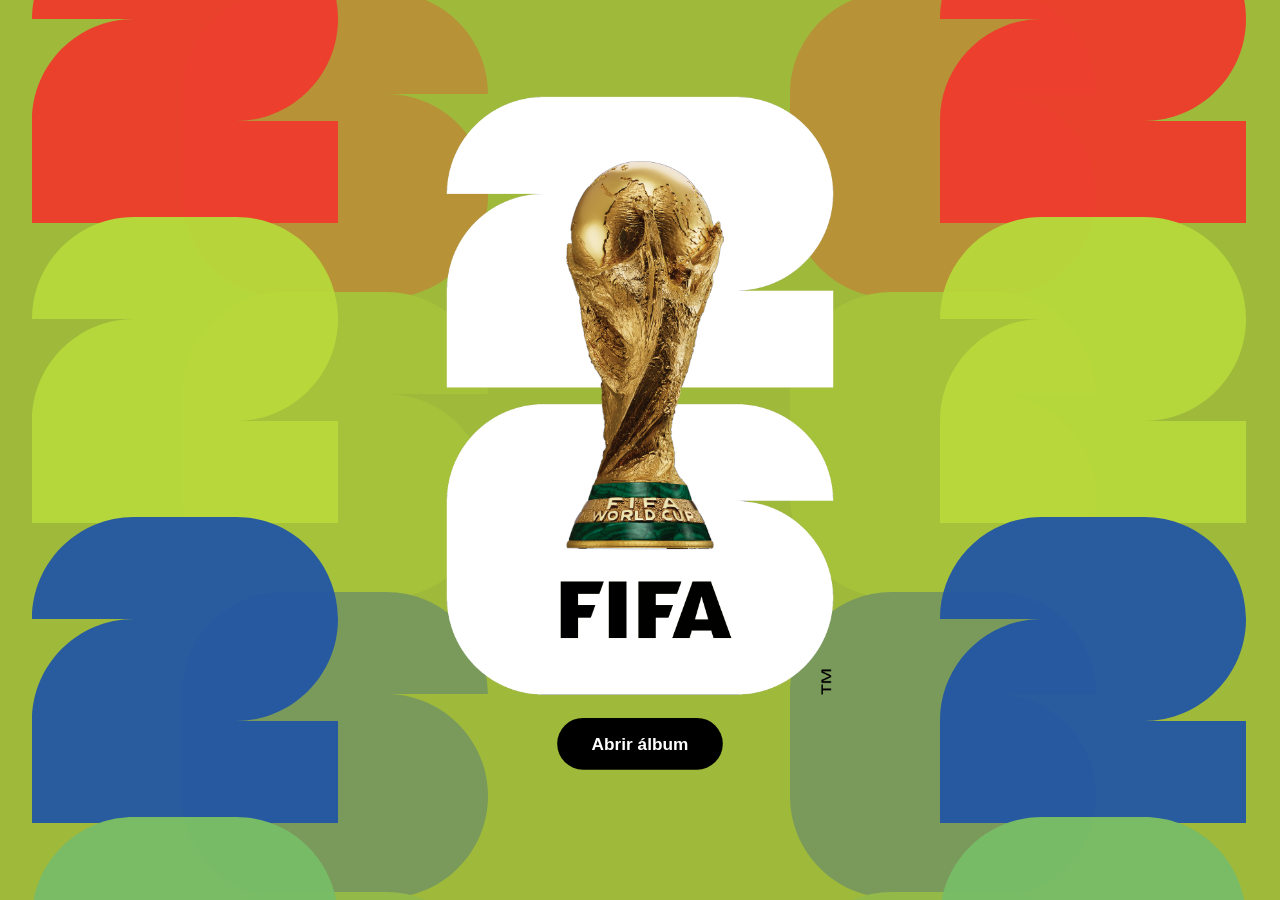
<file: index.html>
<!DOCTYPE html>
<html lang="es">

<head>
    <meta charset="UTF-8">
    <meta name="viewport" content="width=device-width, initial-scale=1.0">
    <title>Álbum Figuritas</title>
    <link rel="stylesheet" href="style.css">
</head>

<body>

    <div class="container">

        <section id="cover" class="album-cover album-cover-worldcup">

            <div class="cover-side cover-side-left">
                <span>2</span>
                <span>2</span>
                <span>2</span>
                <span>2</span>
            </div>

            <div class="cover-side cover-side-left cover-side-shadow-left">
                <span>6</span>
                <span>6</span>
                <span>6</span>
                <span>6</span>
            </div>

            <div class="cover-center">

                <div class="cover-trophy-placeholder">
                    <img src="assets/img/Copa2026.png" alt="Trophy Placeholder">
                </div>

                <button id="openAlbum">Abrir álbum</button>
            </div>

            <div class="cover-side cover-side-right">
                <span>2</span>
                <span>2</span>
                <span>2</span>
                <span>2</span>
            </div>

            <div class="cover-side cover-side-right cover-side-shadow-right">
                <span>6</span>
                <span>6</span>
                <span>6</span>
                <span>6</span>
            </div>

        </section>

        <section id="albumPage" class="album-page">

            <div class="album-header">
                <div>
                    <span class="album-label">ROAD TO WORLD CUP 2026</span>
                    <h2 id="countryTitle">Argentina</h2>
                    <p id="countrySubtitle">Football Association</p>
                </div>

                <div id="countryFlag" class="country-flag">ARG</div>
            </div>

            <div class="progress-box">
                <p id="progressText">0 / 15 figuritas pegadas</p>
                <div class="progress-bar">
                    <div id="progressFill"></div>
                </div>
            </div>

            <div id="countryNav" class="country-nav"></div>

            <div class="album-spread">
                <div id="albumGrid" class="album-grid"></div>
            </div>

        </section>

    </div>

    <script src="script.js"></script>
</body>

</html>
</file>
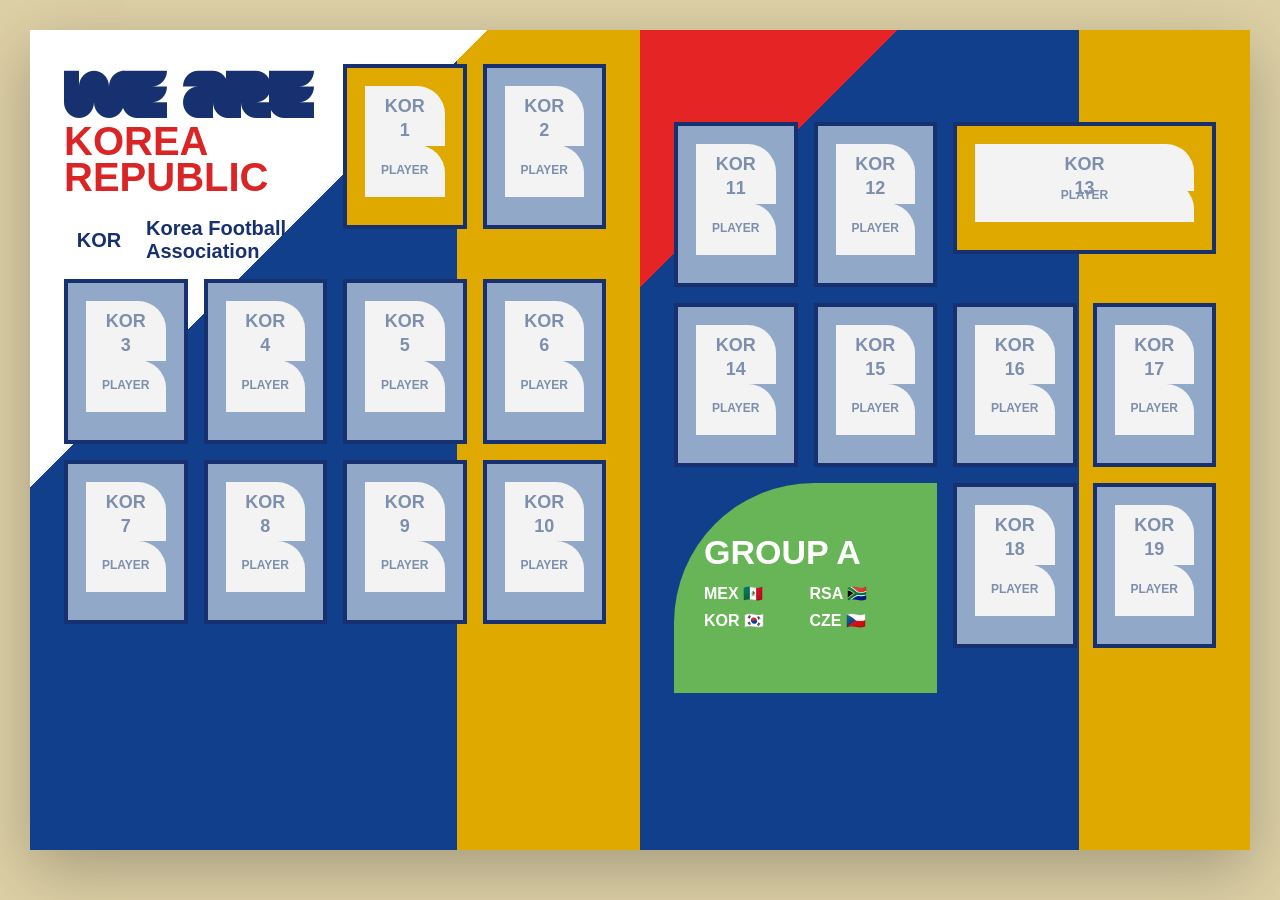
<file: team-layout-test.html>
<!DOCTYPE html>
<html lang="es">
<head>
<meta charset="UTF-8">
<meta name="viewport" content="width=device-width, initial-scale=1.0">
<title>Team Layout Test</title>

<style>
*{
margin:0;
padding:0;
box-sizing:border-box;
}

@font-face{
font-family:"Fifa26";
src:url(
"assets/fonts/fifa-26.otf.woff2"
) format("woff2");

font-weight:900;
font-style:normal;
}

body{
font-family:Arial,sans-serif;
background:#ddd0a6;
padding:30px;
}

.album-test{
max-width:1400px;
margin:auto;
background:#123f8c;
display:grid;
grid-template-columns:1fr 1fr;
min-height:820px;
box-shadow:0 20px 60px rgba(0,0,0,.25);
}

.page{
position:relative;
padding:34px;
overflow:hidden;
}

.left-page{
background:
linear-gradient(135deg,#ffffff 0 32%,transparent 32%),
linear-gradient(90deg,#123f8c 0 70%,#e0a900 70%);
}

.right-page{
background:
linear-gradient(135deg,#e52525 0 18%,transparent 18%),
linear-gradient(90deg,#123f8c 0 72%,#e0a900 72%);
}

.left-page .stickers-grid{
display:grid;
grid-template-columns:repeat(4,1fr);
grid-template-areas:
"header header s1 s2"
"s3 s4 s5 s6"
"s7 s8 s9 s10";
gap:16px;
}

.right-page .stickers-grid{
display:grid;
grid-template-columns:repeat(4,1fr);
grid-template-areas:
"s11 s12 special special"
"s14 s15 s16 s17"
"group group s18 s19";
gap:16px;
margin-top:58px;
}

.team-header{
grid-area:header;
padding-right:10px;
}

.kicker{
font-family:"Fifa26",Arial,sans-serif;
font-size:60px;
line-height:.65;
letter-spacing:-5px;
transform:scaleY(1.05);
color:#17306f;
margin-bottom: 20px;
}

.country-name{
font-size:40px;
font-weight:900;
color:#d92525;
line-height:.9;
margin-top:8px;
}

.association{
display:flex;
gap:12px;
margin-top:22px;
font-size:20px;
font-weight:800;
color:#17306f;
}

.flag{
width:70px;
height:46px;
background:white;
display:flex;
align-items:center;
justify-content:center;
font-weight:bold;
}

.slot{
aspect-ratio:3/4;
background:#91a8c8;
border:4px solid #17306f;
position:relative;
overflow:hidden;
cursor:pointer;
display:flex;
align-items:center;
justify-content:center;
}

.slot.gold{
background:#e0a900;
}

.slot-horizontal{
aspect-ratio:2/1;
}

.slot.empty::before{
content:"";
position:absolute;
top:18px;
left:18px;
right:18px;
height:38%;
background:#f3f3f3;
border-radius:0 28px 0 0;
}

.slot.empty::after{
content:"";
position:absolute;
left:18px;
right:18px;
bottom:28px;
height:33%;
background:#f3f3f3;
border-radius:0 28px 0 0;
}

.code{
position:absolute;
top:28px;
left:0;
right:0;
text-align:center;
font-weight:900;
color:#7d8fac;
font-size:18px;
z-index:2;
}

.number{
position:absolute;
top:52px;
left:0;
right:0;
text-align:center;
font-weight:900;
color:#7d8fac;
font-size:18px;
z-index:2;
}

.name{
position:absolute;
bottom:48px;
left:0;
right:0;
text-align:center;
font-size:12px;
font-weight:800;
color:#7d8fac;
z-index:2;
text-transform:uppercase;
}

.filled{
padding:0;
}

.sticker-img{
width:100%;
height:100%;
object-fit:cover;
display:block;
}

.sticker-label{
position:absolute;
bottom:10px;
left:10px;
background:white;
padding:5px 10px;
font-size:12px;
font-weight:bold;
border-radius:8px;
}

.group-box{
grid-area:group;
background:#67b556;
border-radius:140px 0 0 0;
padding:50px 30px 25px;
color:white;
min-height:210px;
}

.group-box h3{
font-size:34px;
margin-bottom:12px;
}

.group-teams{
display:grid;
grid-template-columns:1fr 1fr;
gap:8px;
font-weight:bold;
}

.slot-1{grid-area:s1;}
.slot-2{grid-area:s2;}
.slot-3{grid-area:s3;}
.slot-4{grid-area:s4;}
.slot-5{grid-area:s5;}
.slot-6{grid-area:s6;}
.slot-7{grid-area:s7;}
.slot-8{grid-area:s8;}
.slot-9{grid-area:s9;}
.slot-10{grid-area:s10;}
.slot-11{grid-area:s11;}
.slot-12{grid-area:s12;}
.slot-13{grid-area:special;}
.slot-14{grid-area:s14;}
.slot-15{grid-area:s15;}
.slot-16{grid-area:s16;}
.slot-17{grid-area:s17;}
.slot-18{grid-area:s18;}
.slot-19{grid-area:s19;}
</style>
</head>

<body>

<div class="album-test">

<section class="page left-page">

<div class="stickers-grid">

<div class="team-header">
<div class="kicker">WE ARE</div>
<div class="country-name">KOREA REPUBLIC</div>

<div class="association">
<div class="flag">KOR</div>
<div>Korea Football<br>Association</div>
</div>
</div>

<div class="slot gold empty slot-1 sticker-slot" data-id="1"></div>
<div class="slot empty slot-2 sticker-slot" data-id="2"></div>
<div class="slot empty slot-3 sticker-slot" data-id="3"></div>
<div class="slot empty slot-4 sticker-slot" data-id="4"></div>
<div class="slot empty slot-5 sticker-slot" data-id="5"></div>
<div class="slot empty slot-6 sticker-slot" data-id="6"></div>
<div class="slot empty slot-7 sticker-slot" data-id="7"></div>
<div class="slot empty slot-8 sticker-slot" data-id="8"></div>
<div class="slot empty slot-9 sticker-slot" data-id="9"></div>
<div class="slot empty slot-10 sticker-slot" data-id="10"></div>

</div>

</section>

<section class="page right-page">

<div class="stickers-grid">

<div class="slot empty slot-11 sticker-slot" data-id="11"></div>
<div class="slot empty slot-12 sticker-slot" data-id="12"></div>

<div class="slot gold empty slot-13 slot-horizontal sticker-slot"
data-id="13"></div>

<div class="slot empty slot-14 sticker-slot" data-id="14"></div>
<div class="slot empty slot-15 sticker-slot" data-id="15"></div>
<div class="slot empty slot-16 sticker-slot" data-id="16"></div>
<div class="slot empty slot-17 sticker-slot" data-id="17"></div>

<div class="group-box">
<h3>GROUP A</h3>

<div class="group-teams">
<span>MEX 🇲🇽</span>
<span>RSA 🇿🇦</span>
<span>KOR 🇰🇷</span>
<span>CZE 🇨🇿</span>
</div>

</div>

<div class="slot empty slot-18 sticker-slot" data-id="18"></div>
<div class="slot empty slot-19 sticker-slot" data-id="19"></div>

</div>

</section>

</div>

<script>

const slots =
document.querySelectorAll(
".sticker-slot"
);

let albumData =
JSON.parse(
localStorage.getItem(
"teamAlbum"
)
) || {};

render();

slots.forEach(slot=>{

slot.addEventListener(
"click",
()=>{

const id =
slot.dataset.id;

albumData[id] =
!albumData[id];

saveAlbum();

render();

}
);

});

function render(){

slots.forEach(slot=>{

const id =
slot.dataset.id;

slot.innerHTML="";

slot.classList.remove(
"filled"
);

slot.classList.add(
"empty"
);

if(albumData[id]){

slot.classList.add(
"filled"
);

slot.classList.remove(
"empty"
);

slot.innerHTML=
`
<img
src="assets/img/01.png"
class="sticker-img">

<div class="sticker-label">

KOR ${id}

</div>
`;

}else{

slot.innerHTML=
`
<div class="code">
KOR
</div>

<div class="number">
${id}
</div>

<div class="name">
PLAYER
</div>
`;

}

});

}

function saveAlbum(){

localStorage.setItem(
"teamAlbum",
JSON.stringify(
albumData
)
);

}

</script>

</body>
</html>
</file>
<file: style.css>
*{
margin:0;
padding:0;
box-sizing:border-box;
}

@font-face{
font-family:"Fifa26";
src:url("assets/fonts/fifa-26.otf.woff2") format("woff2");
font-weight:900;
font-style:normal;
}

body{
font-family:Arial, Helvetica, sans-serif;
background:#9fb93b;
min-height:100vh;
overflow-x:hidden;
}

.container{
width:100%;
padding:0;
background-color: #9fb93b;
}

.album-cover{
margin:25vh auto 0;
background:white;
text-align:center;
}

.album-cover h1{
margin-bottom:20px;
font-size:42px;
}

.album-cover p{
margin-bottom:30px;
font-size:18px;
}

button{
padding:12px 22px;
border:none;
border-radius:12px;
cursor:pointer;
font-size:15px;
font-weight:bold;
}

.album-page{
display:none;
max-width:1100px;
margin:auto;
}

.album-header{
display:flex;
justify-content:space-between;
align-items:center;
background:#123f8c;
color:white;
padding:28px;
border-radius:20px 20px 0 0;
position:relative;
overflow:hidden;
}

.album-header::after{
content:"";
position:absolute;
right:-60px;
top:-60px;
width:220px;
height:220px;
background:#e53935;
border-radius:50%;
opacity:.9;
}

.album-label{
display:inline-block;
font-size:13px;
letter-spacing:1px;
background:#f0b400;
color:#123f8c;
padding:6px 10px;
border-radius:8px;
font-weight:bold;
margin-bottom:12px;
}

.album-header h2{
font-size:42px;
text-transform:uppercase;
position:relative;
z-index:2;
}

.album-header p{
font-size:18px;
position:relative;
z-index:2;
}

.country-flag{
position:relative;
z-index:2;
background:white;
color:#123f8c;
padding:18px 22px;
border-radius:14px;
font-size:22px;
font-weight:bold;
box-shadow:0 10px 25px rgba(0,0,0,.2);
}

.progress-box{
background:#ffffff;
padding:18px 22px;
}

.progress-box p{
font-size:16px;
font-weight:bold;
margin-bottom:10px;
}

.progress-bar{
width:100%;
height:16px;
background:#eee;
border-radius:20px;
overflow:hidden;
}

#progressFill{
width:0%;
height:100%;
background:#d6a400;
transition:.3s;
}

.country-nav{
display:flex;
gap:10px;
flex-wrap:wrap;
background:#ffffff;
padding:0 22px 22px;
}

.country-nav button{
background:#f2f2f2;
color:#123f8c;
}

.country-nav button.active-country{
background:#d6a400;
color:#ffffff;
}

.album-spread{
background:
linear-gradient(90deg, #123f8c 0%, #123f8c 49%, #0e3475 50%, #123f8c 51%, #123f8c 100%);
padding:30px;
border-radius:0 0 20px 20px;
box-shadow:0 20px 50px rgba(0,0,0,.18);
}

.album-grid{
display:grid;
grid-template-columns:repeat(5,1fr);
gap:22px;
}

.slot{
position:relative;
overflow:hidden;
aspect-ratio:3/4;
background:
linear-gradient(135deg,#f8f8f8,#e5e5e5);
border-radius:12px;
border:3px dashed #c9c9c9;
display:flex;
align-items:center;
justify-content:center;
font-size:22px;
font-weight:bold;
cursor:pointer;
transition:.3s;
}

.slot:hover{
transform:translateY(-5px);
}

.slot:not(.completed)::before{
content:"VACÍA";
position:absolute;
top:50%;
left:50%;
transform:translate(-50%,-50%);
font-size:18px;
color:#999;
letter-spacing:2px;
z-index:1;
}

.empty-number{
position:absolute;
bottom:12px;
right:12px;
font-size:14px;
font-weight:bold;
color:#999;
z-index:2;
}

.slot.completed{
background:#ffe680;
border:3px solid #d6a400;
box-shadow:0 10px 25px rgba(0,0,0,.15);
}

.sticker-image{
width:100%;
height:100%;
object-fit:cover;
}

.sticker-number{
position:absolute;
bottom:10px;
left:10px;
background:white;
padding:5px 10px;
border-radius:10px;
font-size:12px;
color:#111;
}

@media(max-width:768px){
.container{
padding:20px;
}

.album-header{
flex-direction:column;
align-items:flex-start;
gap:20px;
}

.album-header h2{
font-size:32px;
}

.album-grid{
grid-template-columns:repeat(2,1fr);
}
}
.album-cover-worldcup{
position:relative;
width:min(95vw,1400px);
min-height:100vh;
margin:0 auto;
background:#9fb93b;
overflow:hidden;
display:flex;
align-items:center;
justify-content:center;
}

.cover-center{
position:relative;
z-index:3;
text-align:center;
transform:scale(1.15);
}

.year-mark{
font-size:120px;
line-height:.8;
font-weight:900;
letter-spacing:-8px;
color:#111;
}

.trophy{
font-size:72px;
margin:-20px 0 10px;
}

.album-cover-worldcup h1{
font-size:42px;
font-weight:900;
letter-spacing:1px;
margin-bottom:10px;
}

.album-cover-worldcup p{
font-size:18px;
font-weight:bold;
text-transform:uppercase;
letter-spacing:1px;
margin-bottom:28px;
}

.album-cover-worldcup button{
background:#111;
color:#ffffff;
padding:14px 28px;
border-radius:999px;
}

.cover-pattern{
position:absolute;
top:0;
bottom:0;
width:170px;
display:grid;
grid-template-rows:repeat(6,1fr);
z-index:1;
}

.left-pattern{
left:0;
}

.right-pattern{
right:0;
}

.cover-pattern::before{
content:"";
display:block;
height:100%;
background:
linear-gradient(
to bottom,
#e53935 0 16%,
#f57c00 16% 32%,
#c6d93b 32% 48%,
#43a047 48% 64%,
#1e88e5 64% 80%,
#5e63b6 80% 100%
);
opacity:.95;
}

.left-pattern::after,
.right-pattern::after{
content:"";
position:absolute;
inset:0;
background:
radial-gradient(circle at 100% 18%, transparent 0 36px, #ffffff 37px 70px, transparent 71px),
radial-gradient(circle at 0% 38%, transparent 0 36px, #ffffff 37px 70px, transparent 71px),
radial-gradient(circle at 100% 58%, transparent 0 36px, #ffffff 37px 70px, transparent 71px),
radial-gradient(circle at 0% 78%, transparent 0 36px, #ffffff 37px 70px, transparent 71px);
}

.right-pattern::after{
transform:scaleX(-1);
}

@media(max-width:768px){

.album-cover-worldcup{
min-height:480px;
padding:30px;
}

.cover-pattern{
width:95px;
}

.year-mark{
font-size:78px;
letter-spacing:-5px;
}

.trophy{
font-size:54px;
}

.album-cover-worldcup h1{
font-size:30px;
}

}

.cover-side{
position:absolute;
top:0;
bottom:0;
width:230px;
display:flex;
flex-direction:column;
justify-content:space-between;
font-family:"Fifa26",Arial,sans-serif;
font-size:25.5rem;
font-weight:900;
line-height:0;
opacity:.95;
z-index:1;
}

.cover-side span:nth-child(1){color:#ef3b2d;}
.cover-side span:nth-child(2){color:#b8d93b;}
.cover-side span:nth-child(3){color:#2356a5;}
.cover-side span:nth-child(4){color:#78bd68;}

.cover-side-left{
left:0px;
align-items:flex-start;
}

.cover-side-shadow-left{
z-index:0;
transform: translate(150px,75px);
opacity:.3;
}

.cover-side-right{
right:-20px;
align-items:flex-end;
}

.cover-side-shadow-right{
z-index:0;
transform: translate(-150px,75px);
opacity:.3;
}

.cover-center{
position:relative;
z-index:3;
text-align:center;
}

.cover-year{
font-family:"Fifa26", Arial, sans-serif;
font-size:170px;
font-weight:900;
line-height:.75;
color:#000;
letter-spacing:-8px;
}

.cover-trophy-placeholder{
width:340px;
height:520px;
margin:-30px auto 20px;
display:flex;
align-items:center;
justify-content:center;
background:transparent;
overflow:visible;
}

.cover-trophy-placeholder img{
width:100%;
height:100%;
object-fit:contain;
display:block;
}


.cover-brand{
font-size:42px;
font-weight:900;
letter-spacing:2px;
margin-bottom:28px;
}

.album-cover-worldcup button{
background:#000;
color:#fff;
border-radius:999px;
padding:14px 30px;
}

@media(max-width:768px){
.album-cover-worldcup{
min-height:540px;
}

.cover-side{
width:95px;
font-size:86px;
}

.cover-year{
font-size:110px;
}

.cover-trophy-placeholder{
width:130px;
height:210px;
}

.cover-brand{
font-size:30px;
}
}
</file>
